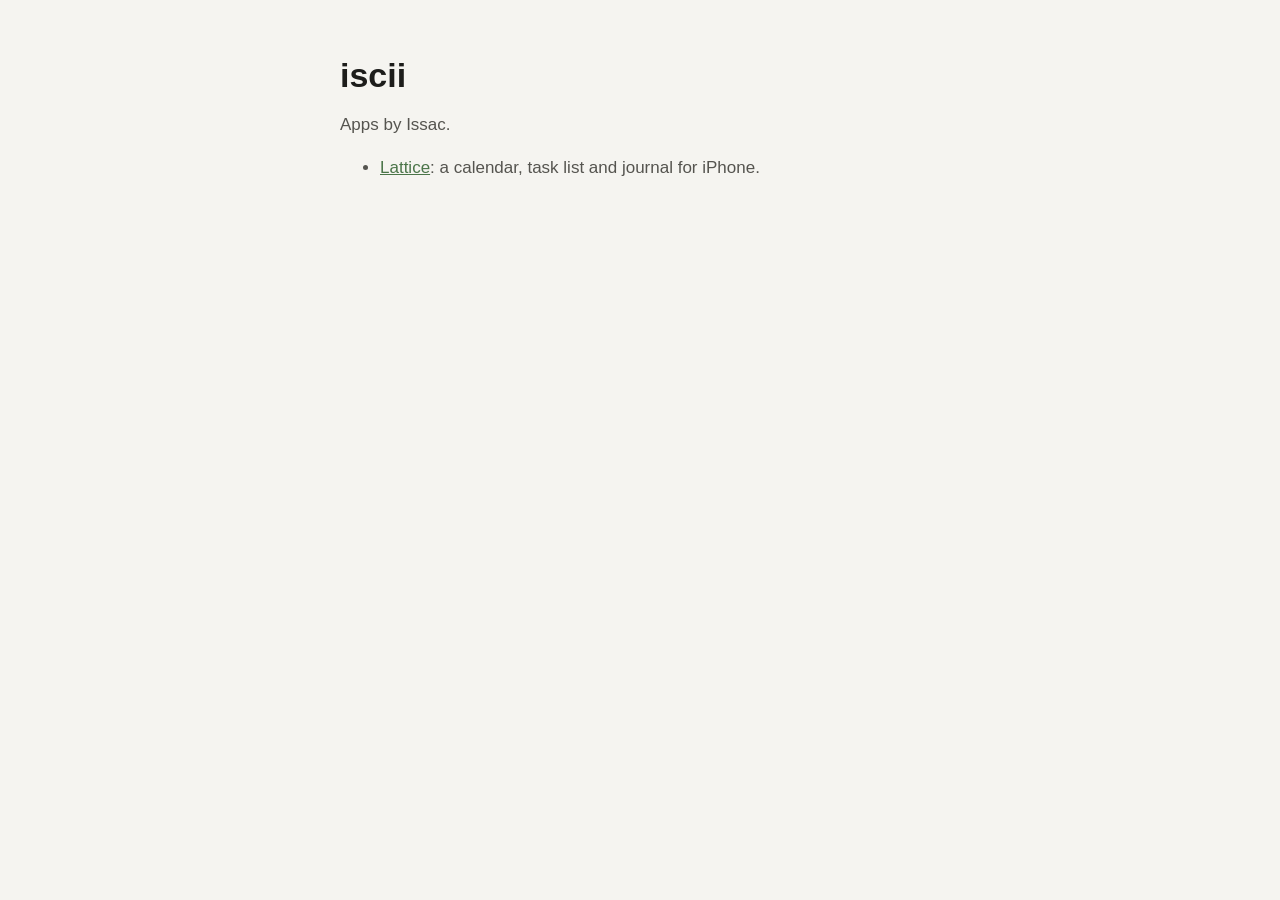
<file: index.html>
<!doctype html>
<html lang="en">
<head>
  <meta charset="utf-8">
  <meta name="viewport" content="width=device-width, initial-scale=1">
  <title>iscii</title>
  <link rel="stylesheet" href="/style.css">
</head>
<body>
  <main>
    <h1>iscii</h1>
    <p>Apps by Issac.</p>
    <ul>
      <li><a href="/lattice/">Lattice</a>: a calendar, task list and journal for iPhone.</li>
    </ul>
  </main>
</body>
</html>
</file>
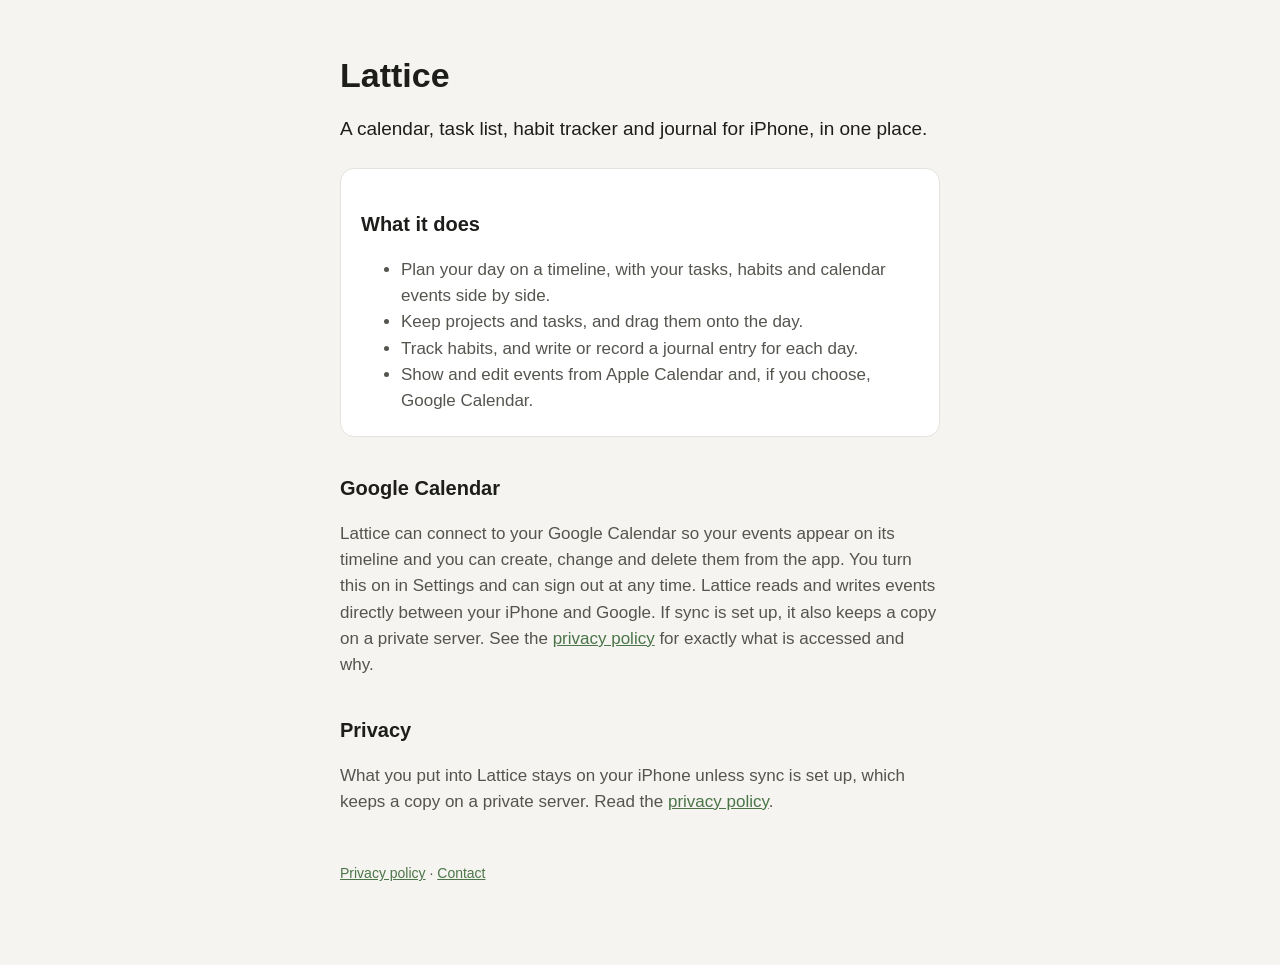
<file: lattice/index.html>
<!doctype html>
<html lang="en">
<head>
  <meta charset="utf-8">
  <meta name="viewport" content="width=device-width, initial-scale=1">
  <title>Lattice</title>
  <meta name="description" content="Lattice is a calendar, task list, habit tracker and journal for iPhone.">
  <link rel="stylesheet" href="/style.css">
</head>
<body>
  <main>
    <h1>Lattice</h1>
    <p class="lede">A calendar, task list, habit tracker and journal for iPhone, in one place.</p>
    <div class="card">
      <h2>What it does</h2>
      <ul>
        <li>Plan your day on a timeline, with your tasks, habits and calendar events side by side.</li>
        <li>Keep projects and tasks, and drag them onto the day.</li>
        <li>Track habits, and write or record a journal entry for each day.</li>
        <li>Show and edit events from Apple Calendar and, if you choose, Google Calendar.</li>
      </ul>
    </div>
    <h2>Google Calendar</h2>
    <p>Lattice can connect to your Google Calendar so your events appear on its timeline and you can create, change and delete them from the app. You turn this on in Settings and can sign out at any time. Lattice reads and writes events directly between your iPhone and Google. If sync is set up, it also keeps a copy on a private server. See the <a href="/lattice/privacy/">privacy policy</a> for exactly what is accessed and why.</p>
    <h2>Privacy</h2>
    <p>What you put into Lattice stays on your iPhone unless sync is set up, which keeps a copy on a private server. Read the <a href="/lattice/privacy/">privacy policy</a>.</p>
    <footer>
      <a href="/lattice/privacy/">Privacy policy</a> · <a href="https://github.com/iscii/iscii.github.io/issues">Contact</a>
    </footer>
  </main>
</body>
</html>
</file>
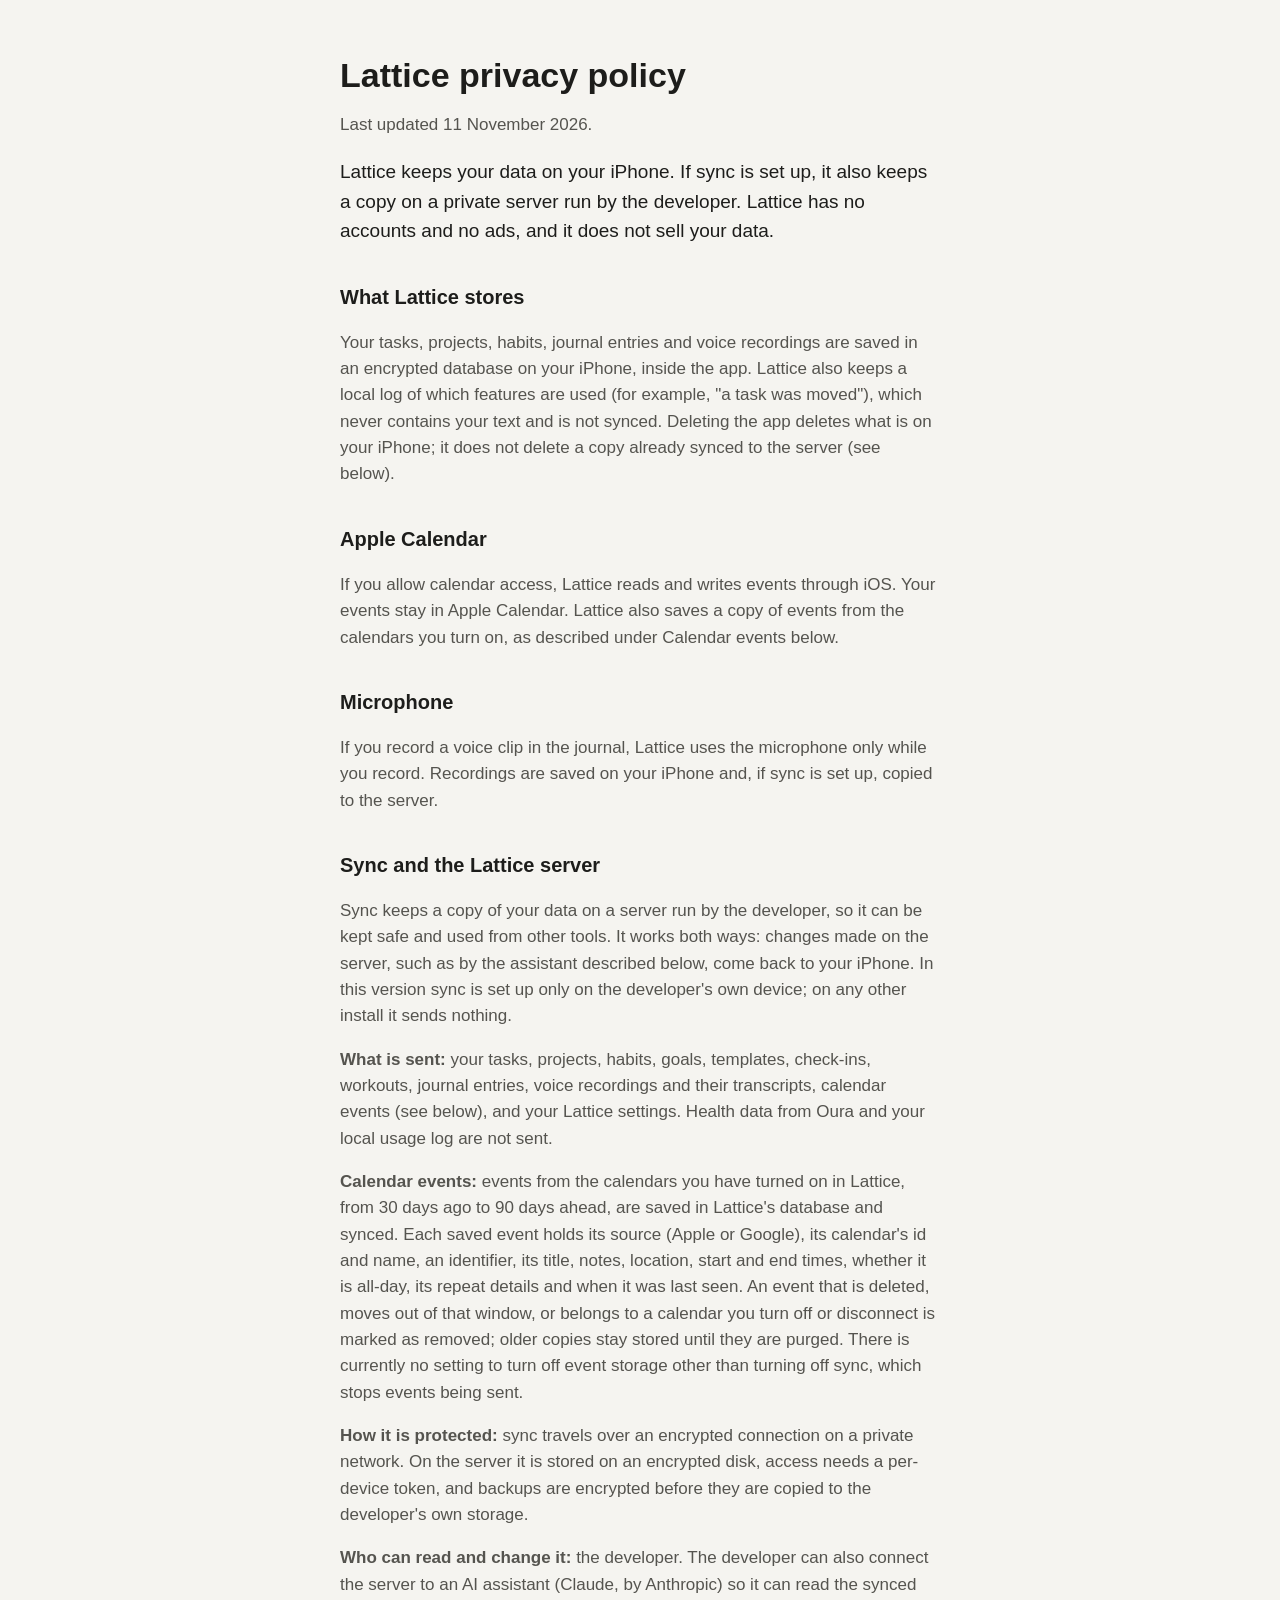
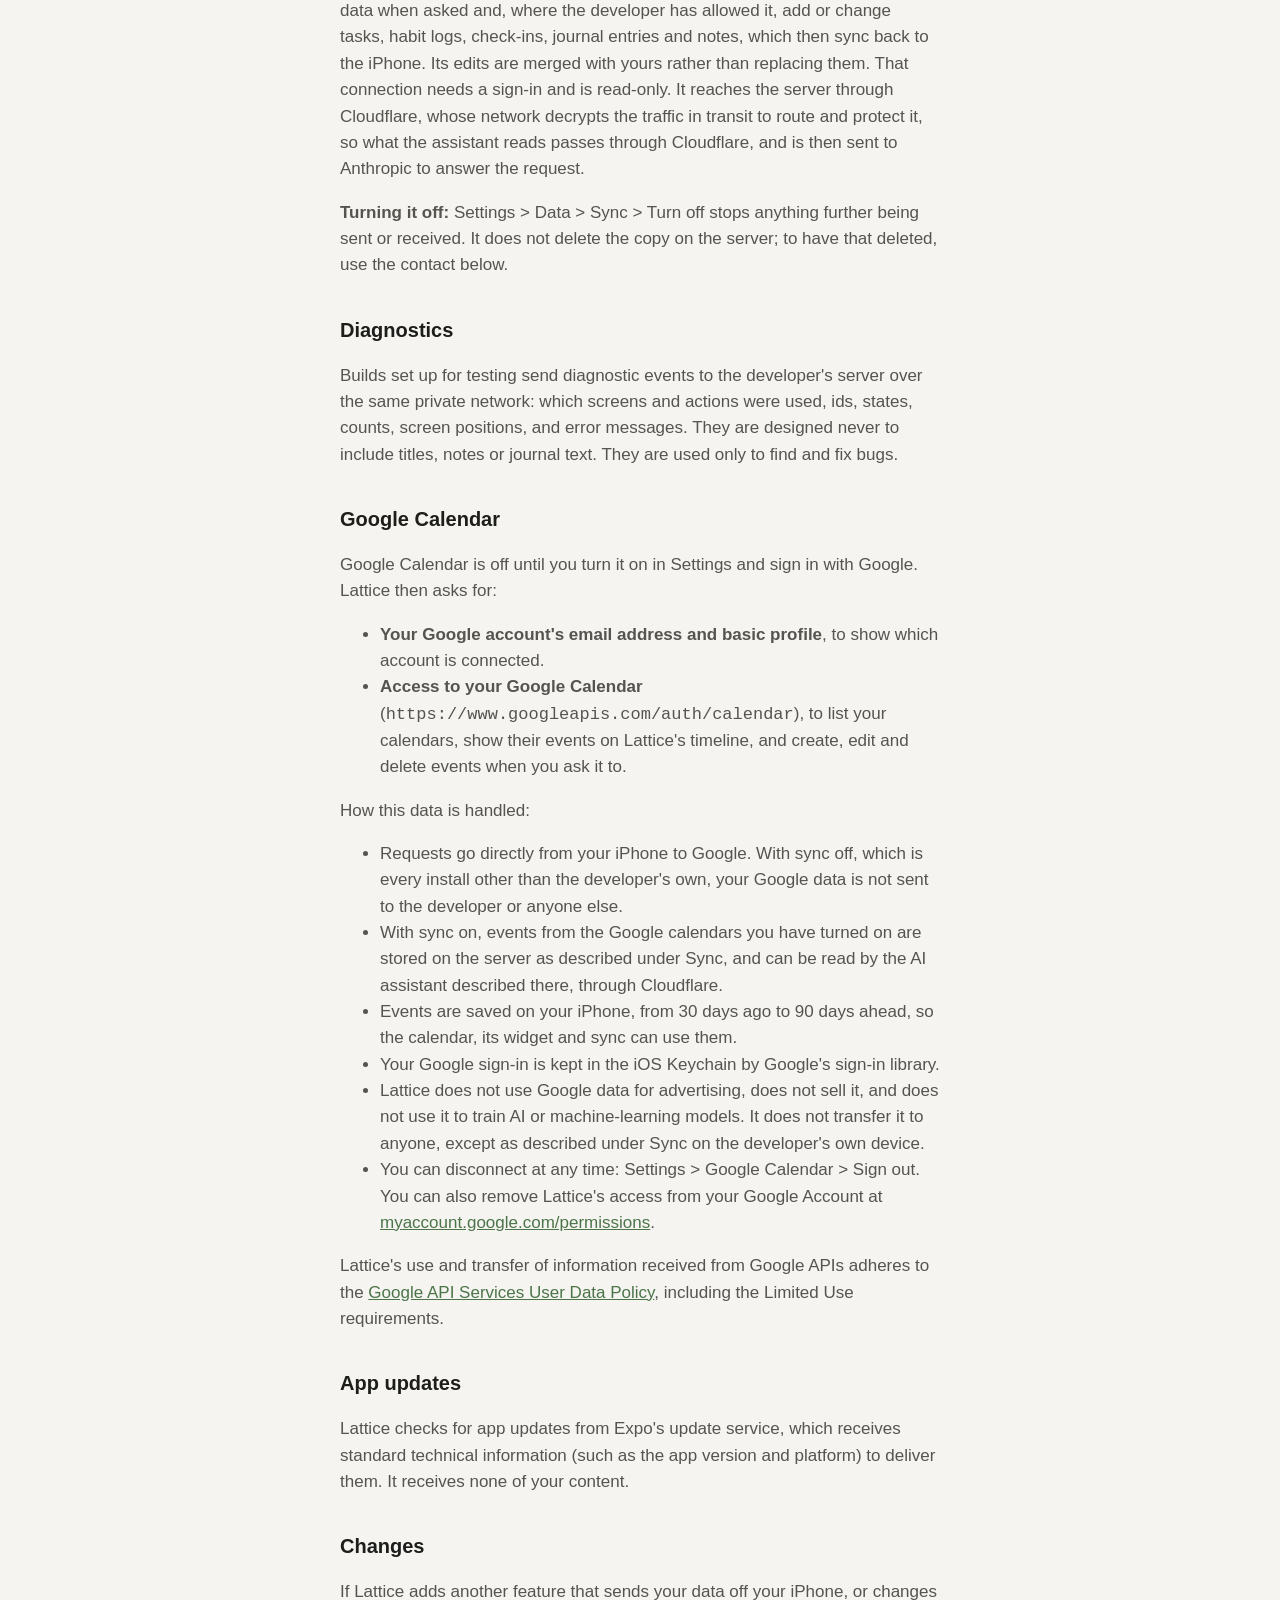
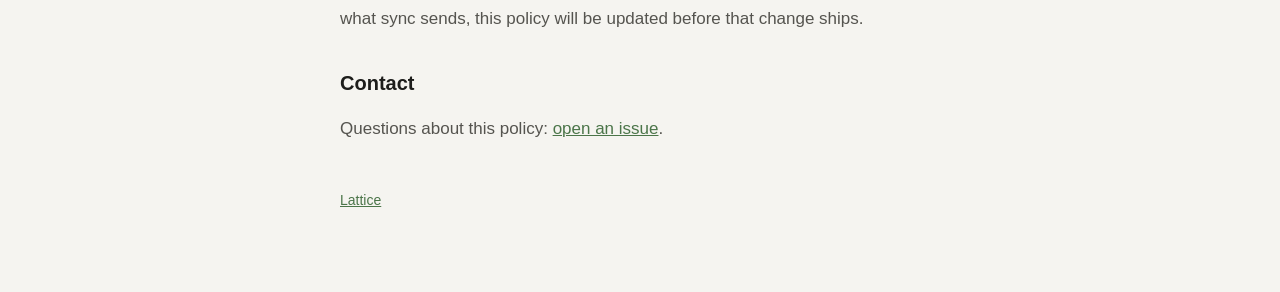
<file: lattice/privacy/index.html>
<!doctype html>
<html lang="en">
<head>
  <meta charset="utf-8">
  <meta name="viewport" content="width=device-width, initial-scale=1">
  <title>Lattice privacy policy</title>
  <link rel="stylesheet" href="/style.css">
</head>
<body>
  <main>
    <h1>Lattice privacy policy</h1>
    <p>Last updated 11 November 2026.</p>

    <p class="lede">Lattice keeps your data on your iPhone. If sync is set up, it also keeps a copy on a private server run by the developer. Lattice has no accounts and no ads, and it does not sell your data.</p>

    <h2>What Lattice stores</h2>
    <p>Your tasks, projects, habits, journal entries and voice recordings are saved in an encrypted database on your iPhone, inside the app. Lattice also keeps a local log of which features are used (for example, "a task was moved"), which never contains your text and is not synced. Deleting the app deletes what is on your iPhone; it does not delete a copy already synced to the server (see below).</p>

    <h2>Apple Calendar</h2>
    <p>If you allow calendar access, Lattice reads and writes events through iOS. Your events stay in Apple Calendar. Lattice also saves a copy of events from the calendars you turn on, as described under Calendar events below.</p>

    <h2>Microphone</h2>
    <p>If you record a voice clip in the journal, Lattice uses the microphone only while you record. Recordings are saved on your iPhone and, if sync is set up, copied to the server.</p>

    <h2>Sync and the Lattice server</h2>
    <p>Sync keeps a copy of your data on a server run by the developer, so it can be kept safe and used from other tools. It works both ways: changes made on the server, such as by the assistant described below, come back to your iPhone. In this version sync is set up only on the developer's own device; on any other install it sends nothing.</p>
    <p><strong>What is sent:</strong> your tasks, projects, habits, goals, templates, check-ins, workouts, journal entries, voice recordings and their transcripts, calendar events (see below), and your Lattice settings. Health data from Oura and your local usage log are not sent.</p>
    <p><strong>Calendar events:</strong> events from the calendars you have turned on in Lattice, from 30 days ago to 90 days ahead, are saved in Lattice's database and synced. Each saved event holds its source (Apple or Google), its calendar's id and name, an identifier, its title, notes, location, start and end times, whether it is all-day, its repeat details and when it was last seen. An event that is deleted, moves out of that window, or belongs to a calendar you turn off or disconnect is marked as removed; older copies stay stored until they are purged. There is currently no setting to turn off event storage other than turning off sync, which stops events being sent.</p>
    <p><strong>How it is protected:</strong> sync travels over an encrypted connection on a private network. On the server it is stored on an encrypted disk, access needs a per-device token, and backups are encrypted before they are copied to the developer's own storage.</p>
    <p><strong>Who can read and change it:</strong> the developer. The developer can also connect the server to an AI assistant (Claude, by Anthropic) so it can read the synced data when asked and, where the developer has allowed it, add or change tasks, habit logs, check-ins, journal entries and notes, which then sync back to the iPhone. Its edits are merged with yours rather than replacing them. That connection needs a sign-in and is read-only. It reaches the server through Cloudflare, whose network decrypts the traffic in transit to route and protect it, so what the assistant reads passes through Cloudflare, and is then sent to Anthropic to answer the request.</p>
    <p><strong>Turning it off:</strong> Settings &gt; Data &gt; Sync &gt; Turn off stops anything further being sent or received. It does not delete the copy on the server; to have that deleted, use the contact below.</p>

    <h2>Diagnostics</h2>
    <p>Builds set up for testing send diagnostic events to the developer's server over the same private network: which screens and actions were used, ids, states, counts, screen positions, and error messages. They are designed never to include titles, notes or journal text. They are used only to find and fix bugs.</p>

    <h2>Google Calendar</h2>
    <p>Google Calendar is off until you turn it on in Settings and sign in with Google. Lattice then asks for:</p>
    <ul>
      <li><strong>Your Google account's email address and basic profile</strong>, to show which account is connected.</li>
      <li><strong>Access to your Google Calendar</strong> (<code>https://www.googleapis.com/auth/calendar</code>), to list your calendars, show their events on Lattice's timeline, and create, edit and delete events when you ask it to.</li>
    </ul>
    <p>How this data is handled:</p>
    <ul>
      <li>Requests go directly from your iPhone to Google. With sync off, which is every install other than the developer's own, your Google data is not sent to the developer or anyone else.</li>
      <li>With sync on, events from the Google calendars you have turned on are stored on the server as described under Sync, and can be read by the AI assistant described there, through Cloudflare.</li>
      <li>Events are saved on your iPhone, from 30 days ago to 90 days ahead, so the calendar, its widget and sync can use them.</li>
      <li>Your Google sign-in is kept in the iOS Keychain by Google's sign-in library.</li>
      <li>Lattice does not use Google data for advertising, does not sell it, and does not use it to train AI or machine-learning models. It does not transfer it to anyone, except as described under Sync on the developer's own device.</li>
      <li>You can disconnect at any time: Settings &gt; Google Calendar &gt; Sign out. You can also remove Lattice's access from your Google Account at <a href="https://myaccount.google.com/permissions">myaccount.google.com/permissions</a>.</li>
    </ul>
    <p>Lattice's use and transfer of information received from Google APIs adheres to the <a href="https://developers.google.com/terms/api-services-user-data-policy">Google API Services User Data Policy</a>, including the Limited Use requirements.</p>

    <h2>App updates</h2>
    <p>Lattice checks for app updates from Expo's update service, which receives standard technical information (such as the app version and platform) to deliver them. It receives none of your content.</p>

    <h2>Changes</h2>
    <p>If Lattice adds another feature that sends your data off your iPhone, or changes what sync sends, this policy will be updated before that change ships.</p>

    <h2>Contact</h2>
    <p>Questions about this policy: <a href="https://github.com/iscii/iscii.github.io/issues">open an issue</a>.</p>

    <footer><a href="/lattice/">Lattice</a></footer>
  </main>
</body>
</html>
</file>
<file: style.css>
/* Colours from Lattice's design tokens (design/tokens.json): bg-base, bg-surface, border, text, accent. */
:root { --bg: #F5F4F0; --surface: #FFFFFF; --border: #E4E2DC; --text: #1D1D1B; --text-2: #55544F; --accent: #4B7549; }
@media (prefers-color-scheme: dark) {
  :root { --bg: #181818; --surface: #222222; --border: #2a2a2a; --text: #eeeeee; --text-2: #bbbbbb; --accent: #a8c5a4; }
}
* { box-sizing: border-box; }
body { margin: 0; background: var(--bg); color: var(--text); font: 17px/1.55 -apple-system, BlinkMacSystemFont, "Inter", "Segoe UI", sans-serif; }
main { max-width: 640px; margin: 0 auto; padding: 56px 20px 80px; }
h1 { font-size: 34px; line-height: 1.15; margin: 0 0 8px; }
h2 { font-size: 20px; margin: 36px 0 8px; }
p, li { color: var(--text-2); }
a { color: var(--accent); }
.lede { font-size: 19px; color: var(--text); }
.card { background: var(--surface); border: 1px solid var(--border); border-radius: 14px; padding: 4px 20px; margin-top: 24px; }
footer { margin-top: 48px; font-size: 14px; color: var(--text-2); }
</file>
